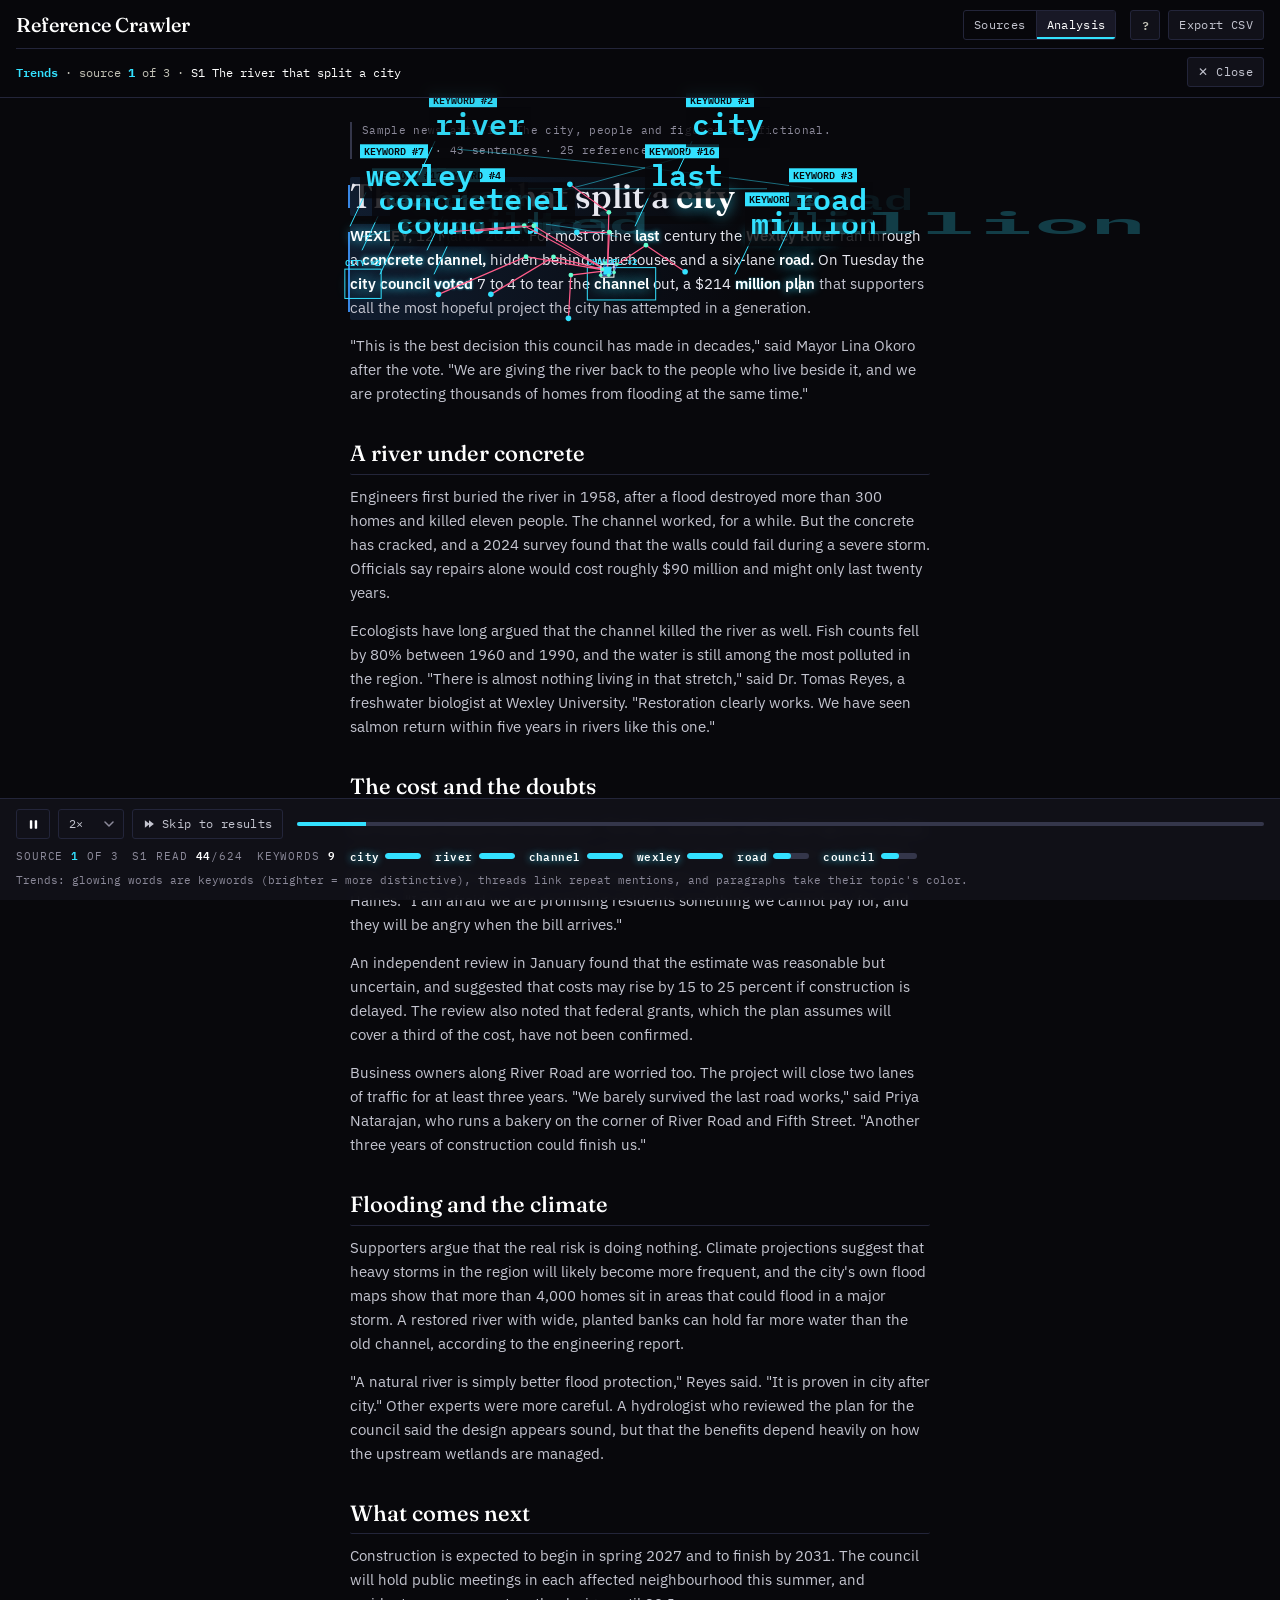
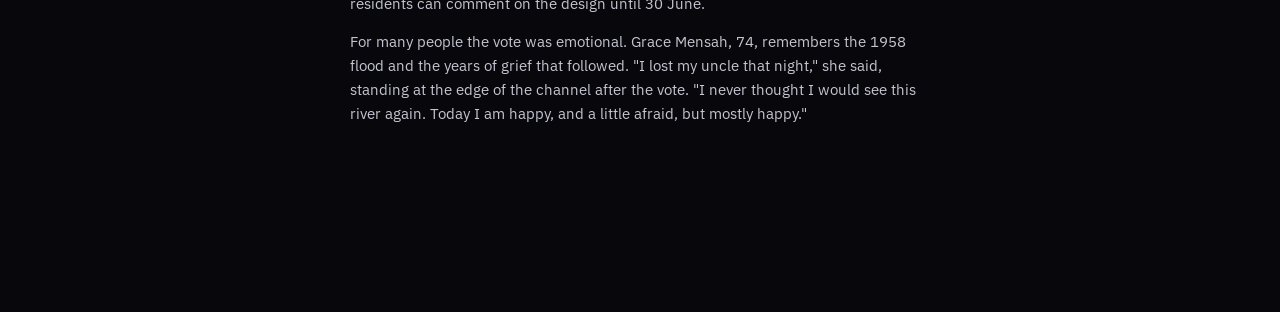
<file: index.html>
<!doctype html>
<html lang="en">
<head>
<meta charset="utf-8">
<meta name="viewport" content="width=device-width, initial-scale=1, viewport-fit=cover">
<title>Reference Crawler (preview)</title>
<meta name="description" content="Watch a crawler read any document or web page: references, trends, tone, plain-language insights and UX research synthesis, with summary charts and CSV export.">
<link rel="preconnect" href="https://fonts.googleapis.com">
<link rel="preconnect" href="https://fonts.gstatic.com" crossorigin>
<link rel="stylesheet" href="https://fonts.googleapis.com/css2?family=IBM+Plex+Sans:ital,wght@0,400;0,600;1,400&family=IBM+Plex+Mono:wght@400;600&family=Fraunces:opsz,wght@9..144,500&display=swap">
<link rel="stylesheet" href="styles.css">
</head>
<body>

<header class="bar">
  <div class="brand">Reference Crawler</div>
  <div class="ctl">
    <div class="seg" role="tablist" aria-label="Page">
      <button type="button" role="tab" data-view="sources" aria-selected="false">Sources</button>
      <button type="button" role="tab" data-view="analysis" aria-selected="true">Analysis</button>
    </div>
    <button type="button" id="helpBtn" class="help-btn" aria-label="What do the lenses do?" title="What do the lenses do?">?</button>
    <div class="menu">
      <button id="exportBtn" type="button" aria-haspopup="true" aria-expanded="false">Export CSV</button>
      <div class="menu-list" id="exportMenu" hidden>
        <button type="button" data-export="entities">entities.csv <span>every reference found</span></button>
        <button type="button" data-export="sentences">sentences.csv <span>one row per sentence</span></button>
        <button type="button" data-export="terms">terms.csv <span>needs a Trends crawl</span></button>
        <button type="button" data-export="insights">insights.csv <span>one row per finding and quote</span></button>
        <button type="button" data-export="uxr">uxr.csv <span>one row per finding and quote</span></button>
        <button type="button" data-export="zip">All as .zip</button>
      </div>
    </div>
  </div>
  <div class="crawl-bar" id="crawlBar" hidden>
    <span class="crawl-title" id="crawlTitle"></span>
    <button type="button" id="closeCrawl" title="Stop the crawl and go back to Analysis">✕ Close</button>
  </div>
</header>

<aside class="library" id="library" hidden aria-label="Your sources">
  <div class="lib-head">
    <h2>Sources</h2>
    <button type="button" id="addSource" class="primary">+ Add source</button>
  </div>
  <ol class="lib-list" id="libList"></ol>
  <p class="hint">Click a source to read it. Run lenses on the Analysis page.</p>
</aside>

<canvas id="fx" aria-hidden="true"></canvas>

<main id="docView">
  <div class="back-row" id="backRow" hidden><button type="button" id="backToAnalysis">← Back to Analysis</button></div>
  <div class="docmeta" id="docMeta"></div>
  <article id="doc"></article>
</main>

<aside class="wall" id="wall" hidden aria-label="Findings wall">
  <div class="wall-head"><span><span id="wallTitle">Theme wall</span> <span class="muted" id="wallSub"></span></span><button type="button" id="rerunAi" class="ghost">Run again</button></div>
  <div id="wallCards"></div>
</aside>

<section id="summaryView" class="summary" hidden></section>

<footer class="hud" id="hud">
  <div class="player">
    <button id="play" class="icon-btn" type="button" aria-label="Pause" title="Pause"></button>
    <select id="speed" aria-label="Reading speed">
      <option value="0.5">0.5×</option><option value="1">1×</option><option value="2" selected>2×</option>
      <option value="4">4×</option><option value="8">8×</option><option value="16">16×</option>
    </select>
    <button id="skip" class="skip-btn" type="button" title="Skip the rest of the crawl and see the results">Skip to results</button>
    <div class="prog" role="progressbar" aria-label="Crawl progress"><i id="progBar"></i></div>
  </div>
  <div class="row" id="hudStats"></div>
  <div class="row"><span class="last" id="hudLine">Loading…</span></div>
</footer>

<div class="sheet" id="sheet" hidden>
  <div class="card" role="dialog" aria-modal="true" aria-labelledby="sheetTitle">
    <div class="sheet-head">
      <h3 id="sheetTitle">Add a source</h3>
      <button type="button" id="closeSheet" class="ghost" aria-label="Close">Close</button>
    </div>
    <div class="src" id="inProject">
      <span class="lab">In this project</span>
      <ul class="proj-list" id="projList"></ul>
    </div>
    <form id="urlForm" class="src" novalidate>
      <label for="urlIn">Web address</label>
      <div class="inline">
        <input id="urlIn" type="url" name="url" inputmode="url" placeholder="https://en.wikipedia.org/wiki/Spider" autocomplete="url" autocapitalize="off" autocorrect="off" spellcheck="false">
        <button type="submit" class="primary">Load page</button>
      </div>
      <p class="hint" id="urlHint">Articles, papers, Wikipedia, blogs and PDFs at a link. Pages behind a login won't load; copy their text and paste it below.</p>
    </form>
    <div class="src">
      <label for="fileIn">File</label>
      <label class="drop" id="drop" for="fileIn">
        <input id="fileIn" type="file" multiple accept=".pdf,.docx,.xlsx,.xls,.ods,.csv,.tsv,.pptx,.odt,.odp,.epub,.rtf,.html,.htm,.md,.markdown,.txt,.json,text/*">
        <b>Drop files here</b> or click to choose them
        <span class="hint">PDF, Word, Excel, PowerPoint, EPUB, OpenDocument, HTML, Markdown, text, CSV, JSON, RTF</span>
      </label>
    </div>
    <form id="pasteForm" class="src">
      <label for="pasteIn">Paste text</label>
      <textarea id="pasteIn" placeholder="Paste an article, interview notes, a reference list… or a web address."></textarea>
      <div class="inline end"><button type="submit" class="primary">Add this text</button></div>
    </form>
    <div class="src">
      <span class="lab">Or replace everything with a sample project</span>
      <div class="inline">
        <button type="button" data-sample="river">River restoration (3 sources)</button>
        <button type="button" data-sample="references">Spider reference list</button>
      </div>
      <p class="hint">A sample replaces the current project.</p>
    </div>
    <label class="check"><input type="checkbox" id="replaceProject"> Start a new project with this source (removes the current sources and Claude results)</label>
    <p class="error" id="sheetError" role="alert" hidden></p>
  </div>
</div>

<div class="sheet" id="aiSheet" hidden>
  <div class="card" role="dialog" aria-modal="true" aria-labelledby="aiTitle">
    <h3 id="aiTitle">Find insights with Claude</h3>
    <p class="hint" id="aiWhat"></p>
    <p class="hint" id="aiInfo"></p>
    <ul class="theme-srcs" id="aiSources"></ul>
    <p class="hint">To leave a source out, close this and remove it with the × on its chip above the document.</p>
    <div class="src">
      <label for="aiQuestion" id="aiQLabel">What are you reading this for? (optional)</label>
      <textarea id="aiQuestion" class="short"></textarea>
    </div>
    <p class="hint">Every quote Claude returns is checked against your text; quotes that don't appear word for word are removed.</p>
    <p class="hint" id="aiStale" hidden>You have results from an earlier run that don't cover every source. <button type="button" id="aiShowOld" class="ghost inline-btn">Show the earlier results</button></p>
    <p class="error" id="aiError" role="alert" hidden></p>
    <div class="inline end">
      <button type="button" id="aiCancel">Cancel</button>
      <button type="button" id="aiRun" class="primary">Run with Claude</button>
    </div>
  </div>
</div>

<div class="sheet" id="helpSheet" hidden>
  <div class="card wide-card" role="dialog" aria-modal="true" aria-labelledby="helpTitle">
    <div class="sheet-head">
      <h3 id="helpTitle">What do the lenses do?</h3>
      <button type="button" id="closeHelp" class="ghost">Close</button>
    </div>
    <p class="hint">Each lens reads your sources with a different question in mind and adds its own section to the Analysis page. Run as many as you like; nothing is lost when you switch.</p>
    <div class="lens-compare" id="lensCompare"></div>
    <div class="lens-guide" id="lensGuide"></div>
    <p class="hint">Every quote from Claude is checked against your text, and any that don't appear word for word are removed. Click a quote on the Analysis page to jump to it in the document.</p>
  </div>
</div>

<div class="busy" id="busy" hidden><div><span class="spin" aria-hidden="true"></span><span id="busyText">Loading…</span></div></div>
<div class="toast" id="toast" role="status" hidden></div>
<div class="tip" id="tip" hidden></div>

<script type="module" src="src/app.js"></script>
</body>
</html>
</file>
<file: styles.css>
/* Layout: one reading column with a fixed canvas overlay where the crawler walks; a control
   bar on top, a read-out bar at the bottom, and a summary view of chart panels.
   One deliberate dark look (a terminal-lit document), so there is no light theme. */
:root {
  color-scheme: dark;
  --bg: #08080c;
  --panel: #111119;
  --panel-2: #181826;
  --line: #23253a;
  --ink: #c4c5d0;
  --ink-hi: #ffffff;
  --ink-2: #c3c2b7;
  --ink-dim: #8c8a9a;
  --ink-faint: #34364a;
  --link: #8487ee;
  --magenta: #ff3fd8;
  --cyan: #33e1ff;
  --amber: #ffb547;
  --danger: #ff6b5e;
  --f-display: "Fraunces", Georgia, "Times New Roman", serif;
  --f-body: "IBM Plex Sans", "Helvetica Neue", Arial, sans-serif;
  --f-mono: "IBM Plex Mono", ui-monospace, Menlo, Consolas, monospace;
}
[hidden] { display: none !important; }
html, body { background: var(--bg); color: var(--ink); }
body { margin: 0; font: 15px/1.6 var(--f-body); -webkit-font-smoothing: antialiased; }
* { box-sizing: border-box; }

/* ---------- bar ---------- */
.bar {
  position: fixed; inset: 0 0 auto 0; z-index: 20;
  padding: calc(env(safe-area-inset-top, 0px) + 10px) 16px 10px;
  display: flex; flex-wrap: wrap; align-items: center; gap: 8px 14px;
  background: color-mix(in srgb, var(--bg) 90%, transparent);
  backdrop-filter: blur(6px);
  border-bottom: 1px solid var(--line);
}
.brand { font: 500 20px/1 var(--f-display); color: var(--ink-hi); margin-right: auto; white-space: nowrap; }
.ctl { display: flex; gap: 8px; align-items: center; flex-wrap: wrap; }
button, select, input, textarea { font: inherit; color: inherit; }
button, select {
  font: 12px/1 var(--f-mono); letter-spacing: .03em; color: var(--ink);
  background: var(--panel); border: 1px solid var(--line); border-radius: 3px;
  padding: 8px 10px; cursor: pointer;
}
button:hover, select:hover { border-color: var(--ink-dim); color: var(--ink-hi); }
button:focus-visible, select:focus-visible, input:focus-visible, textarea:focus-visible, li:focus-visible, .drop:focus-within { outline: 2px solid var(--cyan); outline-offset: 2px; }
button.primary { border-color: var(--magenta); color: var(--ink-hi); }
button.ghost { background: transparent; border-color: transparent; }
button:disabled { opacity: .45; cursor: not-allowed; }
.seg { display: inline-flex; border: 1px solid var(--line); border-radius: 3px; overflow: hidden; }
.seg button { border: 0; border-radius: 0; background: transparent; }
.seg button + button { border-left: 1px solid var(--line); }
.seg button[aria-checked="true"], .seg button[aria-selected="true"] { background: var(--panel-2); color: var(--ink-hi); box-shadow: inset 0 -2px 0 var(--accent, var(--magenta)); }
.seg button[data-lens="trends"] { --accent: var(--cyan); }
.seg button[data-lens="tone"] { --accent: #ff3fd8; }
.seg button[data-lens="references"] { --accent: #ffd84d; }
.menu { position: relative; }
.menu-list {
  position: absolute; right: 0; top: calc(100% + 6px); z-index: 30; min-width: 240px;
  background: var(--panel); border: 1px solid var(--line); border-radius: 4px; padding: 4px;
  display: grid; box-shadow: 0 10px 30px rgba(0,0,0,.5);
}
.menu-list button { border: 0; text-align: left; display: grid; gap: 3px; padding: 9px 10px; background: transparent; }
.menu-list button:hover { background: var(--panel-2); }
.menu-list button span { font: 11px/1.3 var(--f-body); color: var(--ink-dim); letter-spacing: 0; }

/* ---------- document ---------- */
main { max-width: 68ch; margin: 0 auto; padding: calc(var(--head-h, 150px) + 24px) 16px calc(var(--hud-h, 120px) + 70px); }
.docmeta { font: 11px/1.6 var(--f-mono); color: var(--ink-dim); letter-spacing: .03em; border-left: 2px solid var(--ink-faint); padding-left: 10px; display: grid; gap: 2px; overflow-wrap: anywhere; }
.docmeta a { color: var(--link); }
.docmeta .warn { color: var(--amber); }
#doc { overflow-wrap: break-word; }
#doc h1 { font: 500 34px/1.15 var(--f-display); color: var(--ink-hi); margin: 18px 0 8px; text-wrap: balance; }
#doc h2 { font: 500 22px/1.25 var(--f-display); color: var(--ink-hi); margin: 34px 0 10px; border-bottom: 1px solid var(--line); padding-bottom: 6px; text-wrap: balance; }
#doc h3 { font: 600 16px/1.3 var(--f-body); color: var(--ink-hi); margin: 24px 0 8px; }
#doc p, #doc blockquote, #doc pre { margin: 0 0 14px; }
#doc blockquote { border-left: 2px solid var(--ink-faint); padding-left: 14px; color: var(--ink-2); }
#doc pre { white-space: pre-wrap; font: 13px/1.5 var(--f-mono); }
#doc ol, #doc ul { padding-left: 2.2em; margin: 0 0 14px; font-size: 14px; line-height: 1.75; }
#doc ul.rows { list-style: none; padding-left: 0; font: 13px/1.7 var(--f-mono); }
#doc ul.rows li { border-bottom: 1px solid var(--line); padding: 2px 0; }
#doc li { margin-bottom: 4px; }
#doc li::marker { color: var(--ink-dim); font-family: var(--f-mono); font-size: 12px; }
#doc [data-block] { transition: background .6s, box-shadow .6s; border-radius: 2px; }
#doc .tp { background: linear-gradient(90deg, color-mix(in srgb, var(--tc) 16%, transparent), transparent 70%); box-shadow: -10px 0 0 -8px var(--tc); }

.w { transition: color .6s; }
.w.read { color: #e8e8f0; }
.lnk { color: var(--link); }
.e { color: var(--link); border-radius: 2px; transition: background .4s, color .4s, box-shadow .4s; }
.e.hit { color: var(--c); box-shadow: 0 0 0 1px var(--c); background: color-mix(in srgb, var(--c) 14%, transparent); }
.rh { background: color-mix(in srgb, var(--c) 13%, transparent); box-shadow: inset 0 -1px 0 var(--c); }
.rh.t-date, .rh.t-pages, .rh.t-author { background: transparent; box-shadow: inset 0 -1px 0 var(--c); }
.rh.t-quote, .rh.t-title { font-style: italic; }
.quiet.e.hit { background: transparent; box-shadow: inset 0 -1px 0 color-mix(in srgb, var(--c) 70%, transparent); }
.quiet.rh { background: transparent; box-shadow: inset 0 -1px 0 color-mix(in srgb, var(--c) 45%, transparent); font-style: inherit; }
.kw { color: var(--ink-hi) !important; font-weight: 600; text-shadow: 0 0 calc(var(--k, .5) * 14px) rgba(51,225,255,.9); }
.hedge { opacity: .55; font-style: italic; }
.boost { color: var(--ink-hi) !important; font-weight: 600; text-decoration: underline 2px #ff3fd8; text-underline-offset: 3px; }
.flash { animation: flash 1.6s ease-out 1; }
@keyframes flash { 0%, 30% { outline: 2px solid var(--magenta); outline-offset: 3px; } 100% { outline: 2px solid transparent; outline-offset: 3px; } }
.t-doi { --c: #33e1ff; } .t-isbn { --c: #4f7dff; } .t-pmid { --c: #46f08a; } .t-bibcode { --c: #b07cff; }
.t-url, .t-email { --c: #8487ee; } .t-cite { --c: #62ffd0; } .t-title, .t-quote { --c: #ff3fd8; }
.t-author { --c: #ffb547; } .t-date { --c: #ff6b5e; } .t-figure { --c: #ffd84d; } .t-pages { --c: #9aa0b4; }

#fx { position: fixed; inset: 0; width: 100%; height: 100%; pointer-events: none; z-index: 10; }

/* ---------- hud ---------- */
.hud {
  position: fixed; inset: auto 0 0 0; z-index: 20;
  padding: 10px 16px calc(env(safe-area-inset-bottom, 0px) + 12px);
  background: color-mix(in srgb, var(--panel) 94%, transparent);
  backdrop-filter: blur(6px); border-top: 1px solid var(--line);
  font: 11px/1.4 var(--f-mono); display: grid; gap: 8px;
}
.player { display: flex; align-items: center; gap: 8px; }
.player .prog { flex: 1 1 auto; min-width: 60px; margin-left: 6px; }
.prog { height: 4px; border-radius: 2px; background: var(--ink-faint); position: relative; overflow: hidden; }
.prog i { position: absolute; inset: 0 auto 0 0; width: 0; background: var(--accent, var(--magenta)); }
.row { display: flex; flex-wrap: wrap; gap: 6px 14px; align-items: center; min-width: 0; }
.stat { color: var(--ink-dim); text-transform: uppercase; letter-spacing: .08em; font-variant-numeric: tabular-nums; }
.stat b { color: var(--ink-hi); font-weight: 600; }
.hchip { display: inline-flex; gap: 6px; align-items: baseline; color: var(--ink-2); letter-spacing: .04em; font-variant-numeric: tabular-nums; }
.hchip::before { content: ""; width: 7px; height: 7px; background: var(--c, var(--cyan)); align-self: center; border-radius: 1px; }
.hchip b { color: var(--ink-hi); font-weight: 600; }
.last { color: var(--ink-dim); min-width: 0; flex: 1 1 200px; }
.last b { color: var(--ink-hi); font-weight: 600; }
#moodSpark { display: block; }

/* ---------- summary ---------- */
.summary { max-width: 1160px; margin: 0 auto; padding: calc(var(--head-h, 150px) + 24px) 16px 190px; }
.sum-head .eyebrow { font: 11px/1.4 var(--f-mono); color: var(--ink-dim); letter-spacing: .08em; text-transform: uppercase; overflow-wrap: anywhere; }
.sum-head h2 { font: 500 32px/1.15 var(--f-display); color: var(--ink-hi); margin: 8px 0; text-wrap: balance; }
.sum-head .sub { max-width: 70ch; }
.sub { color: var(--ink-dim); margin: 0 0 12px; font-size: 13px; }
.tiles { display: grid; grid-template-columns: repeat(auto-fit, minmax(150px, 1fr)); gap: 10px; margin: 22px 0; }
.tile { background: var(--panel); border: 1px solid var(--line); border-radius: 4px; padding: 12px 14px; min-width: 0; }
.tile .label { font-size: 12px; color: var(--ink-dim); }
.tile .value { font: 600 24px/1.2 var(--f-body); color: var(--ink-hi); margin-top: 4px; overflow-wrap: anywhere; }
.tile .note { font: 11px/1.3 var(--f-mono); color: var(--ink-dim); margin-top: 4px; }
.panels { display: grid; align-items: start; grid-template-columns: repeat(auto-fit, minmax(min(100%, 440px), 1fr)); gap: 14px; }
.panel { background: var(--panel); border: 1px solid var(--line); border-radius: 4px; padding: 16px; min-width: 0; }
.panel.wide { grid-column: 1 / -1; }
.panel h3 { margin: 0 0 4px; font: 600 15px/1.3 var(--f-body); color: var(--ink-hi); }
.chart { min-width: 0; overflow-x: auto; }
.chart svg { display: block; overflow: visible; }
.t-label { fill: var(--ink-2); font: 12px var(--f-body); }
.t-value { fill: var(--ink-hi); font: 600 12px var(--f-body); font-variant-numeric: tabular-nums; }
.t-axis { fill: var(--ink-dim); font: 11px var(--f-body); font-variant-numeric: tabular-nums; }
.legend { display: flex; flex-wrap: wrap; gap: 6px 16px; margin-top: 10px; font-size: 12px; color: var(--ink-2); }
.legend i, i.sw { display: inline-block; width: 10px; height: 10px; border-radius: 2px; margin-right: 6px; vertical-align: -1px; }
.multiples { display: grid; grid-template-columns: repeat(auto-fill, minmax(220px, 1fr)); gap: 14px 18px; }
.mult { min-width: 0; }
.mlabel { font-size: 12px; color: var(--ink-2); margin-bottom: 4px; }
.mlabel b { color: var(--ink-hi); }
.muted { color: var(--ink-dim); }
.empty { color: var(--ink-dim); font-size: 13px; margin: 6px 0; }
.chips { margin: 12px 0 0; display: flex; flex-wrap: wrap; gap: 6px; align-items: center; font-size: 12px; }
.chip { border: 1px solid var(--line); border-radius: 3px; padding: 2px 7px; color: var(--ink-2); }
.chip b { color: var(--ink-hi); }
.claims, .quotes { list-style: none; padding: 0; margin: 0; display: grid; gap: 8px; }
.claims li, .quotes li { padding: 8px 10px; border-radius: 3px; background: var(--panel-2); cursor: pointer; font-size: 13.5px; line-height: 1.5; }
.claims li:hover, .quotes li:hover { background: #20202f; }
.quotes q { color: var(--ink-hi); font-style: italic; }
.quotes .by { margin-top: 4px; font-size: 12px; color: var(--ink-2); display: flex; gap: 10px; flex-wrap: wrap; }
.tone { font: 11px var(--f-mono); padding: 1px 6px; border-radius: 3px; border: 1px solid var(--line); }
.tone.p { border-color: #3987e5; } .tone.n { border-color: #e66767; }
.tbar { display: flex; gap: 8px; align-items: center; margin-bottom: 8px; font-size: 12px; }
.twrap { max-height: 360px; overflow: auto; border: 1px solid var(--line); border-radius: 3px; }
table { border-collapse: collapse; width: 100%; font-size: 12.5px; }
th, td { text-align: left; padding: 6px 10px; border-bottom: 1px solid var(--line); vertical-align: top; overflow-wrap: anywhere; }
th { position: sticky; top: 0; background: var(--panel-2); color: var(--ink-dim); font-weight: 600; font-size: 11px; text-transform: uppercase; letter-spacing: .06em; }
td:first-child { white-space: nowrap; color: var(--ink-dim); }
tbody tr { cursor: pointer; }
tbody tr:hover { background: var(--panel-2); }
.tip {
  position: fixed; z-index: 40; pointer-events: none; max-width: 320px;
  background: #1d1d2b; border: 1px solid #34364a; border-radius: 4px; padding: 8px 10px;
  font-size: 12px; line-height: 1.45; color: var(--ink-2); box-shadow: 0 8px 24px rgba(0,0,0,.5);
}
.tip b { color: var(--ink-hi); }

/* ---------- open sheet ---------- */
.sheet { position: fixed; inset: 0; z-index: 35; display: grid; place-items: center; padding: 16px; background: rgba(8,8,12,.82); overflow-y: auto; }
.sheet .card { width: min(640px, 100%); background: var(--panel); border: 1px solid var(--line); border-radius: 4px; padding: 18px; display: grid; gap: 16px; }
.sheet-head { display: flex; align-items: center; justify-content: space-between; gap: 10px; }
.sheet h3 { margin: 0; font: 500 21px/1.2 var(--f-display); color: var(--ink-hi); }
.src { display: grid; gap: 6px; margin: 0; }
.src > label, .src .lab { font: 11px/1 var(--f-mono); color: var(--ink-dim); letter-spacing: .08em; text-transform: uppercase; }
.inline { display: flex; gap: 8px; flex-wrap: wrap; }
.inline.end { justify-content: flex-end; }
.inline input { flex: 1 1 220px; min-width: 0; }
input[type="text"], input[type="url"], textarea {
  background: var(--bg); color: var(--ink); border: 1px solid var(--line); border-radius: 3px; padding: 9px 10px; font: 13px/1.4 var(--f-mono);
}
textarea { width: 100%; min-height: 120px; resize: vertical; }
.hint { color: var(--ink-dim); font-size: 12px; margin: 0; }
.drop { display: grid; gap: 4px; justify-items: center; text-align: center; padding: 18px; border: 1px dashed var(--ink-faint); border-radius: 4px; cursor: pointer; color: var(--ink-2); font-size: 13px; }
.drop:hover, .drop.over { border-color: var(--cyan); color: var(--ink-hi); }
.drop input { position: absolute; opacity: 0; width: 1px; height: 1px; pointer-events: none; }
.error { margin: 0; color: var(--danger); font-size: 13px; border-left: 2px solid var(--danger); padding-left: 10px; }
.busy { position: fixed; inset: 0; z-index: 36; display: grid; place-items: center; background: rgba(8,8,12,.7); }
.busy > div { display: flex; gap: 10px; align-items: center; background: var(--panel); border: 1px solid var(--line); border-radius: 4px; padding: 14px 18px; font: 13px var(--f-mono); color: var(--ink-hi); }
.spin { width: 14px; height: 14px; border: 2px solid var(--ink-faint); border-top-color: var(--cyan); border-radius: 50%; animation: spin .8s linear infinite; }
@keyframes spin { to { transform: rotate(360deg); } }
.toast { position: fixed; left: 50%; bottom: calc(var(--hud-h, 100px) + 16px); transform: translateX(-50%); z-index: 34; background: var(--panel-2); border: 1px solid var(--line); border-radius: 4px; padding: 9px 14px; font: 12px var(--f-mono); color: var(--ink-hi); max-width: calc(100% - 32px); }

/* The player and lens picker belong to the Document view; the Summary has its own run buttons. */
/* The player dock belongs to the crawl; Sources and Analysis don't need it. */
body:not(.mode-crawl) .hud { display: none; }
body.mode-analysis .summary { padding-bottom: 60px; }
body:not(.mode-crawl) .toast { bottom: 24px; }
@media (max-width: 700px) {
  .brand { font-size: 18px; }
}
@media (prefers-reduced-motion: reduce) {
  .w, .e, #doc [data-block] { transition: none; }
  .flash, .spin { animation: none; }
}

/* ---------- projects: source bar ---------- */
.source-bar { flex: 1 1 100%; display: flex; align-items: center; gap: 10px; min-width: 0; border-top: 1px solid var(--line); padding-top: 8px; }
.src-label { flex: none; font: 11px/1 var(--f-mono); color: var(--ink-dim); text-transform: uppercase; letter-spacing: .08em; }
.src-scroll { display: flex; gap: 6px; overflow-x: auto; min-width: 0; flex: 1 1 auto; scrollbar-width: thin; padding-bottom: 2px; }
.src-scroll > * { flex: none; }
.src-chip { display: inline-flex; align-items: stretch; border: 1px solid var(--line); border-radius: 3px; background: var(--panel); max-width: 280px; min-width: 0; }
.src-chip.on { border-color: var(--accent, var(--magenta)); }
.src-chip button { border: 0; background: transparent; border-radius: 0; font: 12px/1.2 var(--f-mono); padding: 7px 9px; }
.src-chip .pick { color: var(--ink-2); white-space: nowrap; overflow: hidden; text-overflow: ellipsis; min-width: 0; }
.src-chip.on .pick { color: var(--ink-hi); }
.src-chip .pick b { color: var(--ink-hi); margin-right: 4px; }
.src-chip .rm { color: var(--ink-dim); border-left: 1px solid var(--line); padding: 7px 8px; }
.src-chip .rm:hover { color: var(--danger); }
.ld { display: inline-block; width: 6px; height: 6px; border-radius: 50%; margin-left: 3px; vertical-align: 1px; }
.ld.references { background: #ffd84d; } .ld.trends { background: #33e1ff; } .ld.tone { background: #ff3fd8; }
.src-add { font: 12px/1.2 var(--f-mono); white-space: nowrap; }
label.check { display: flex; gap: 8px; align-items: flex-start; font-size: 12.5px; color: var(--ink-dim); cursor: pointer; }
label.check input { margin-top: 2px; }
textarea.short { min-height: 70px; }
.inline-btn { padding: 2px 4px; text-decoration: underline; color: var(--ink-hi); }

/* ---------- theme wall ---------- */
.wall {
  position: fixed; z-index: 15; right: 16px; top: calc(var(--head-h, 120px) + 12px); bottom: calc(var(--hud-h, 96px) + 12px); width: 270px;
  overflow-y: auto; display: grid; align-content: start; gap: 8px; padding: 2px;
}
.wall-head { display: flex; justify-content: space-between; align-items: center; gap: 6px; font: 11px/1.3 var(--f-mono); color: var(--ink-2); text-transform: uppercase; letter-spacing: .06em; }
.wall-head button { font-size: 11px; padding: 4px 6px; text-transform: none; letter-spacing: 0; }
#wallCards { display: grid; gap: 8px; }
.wcard { background: var(--panel); border: 1px solid var(--line); border-radius: 4px; padding: 9px 10px; cursor: pointer; box-shadow: inset 3px 0 0 var(--tc); transition: border-color .3s, transform .3s; }
.wcard .wt { font-size: 12.5px; line-height: 1.35; color: var(--ink-hi); }
.wcard .num { font: 600 11px var(--f-mono); color: var(--tc); margin-right: 6px; }
.wcard .wn { font: 11px var(--f-mono); color: var(--ink-dim); margin-top: 4px; }
.wcard .wn b { color: var(--ink-hi); }
.wcard.pulse { animation: pulse .9s ease-out 1; }
@keyframes pulse { 0% { border-color: var(--tc); transform: translateX(-4px); } 100% { border-color: var(--line); transform: none; } }
@media (max-width: 1180px) { .wall { display: none; } }

/* ---------- summary: sections and themes ---------- */
.sec-head { margin: 34px 0 12px; border-top: 1px solid var(--line); padding-top: 20px; }
.sec-head h2 { font: 500 24px/1.2 var(--f-display); color: var(--ink-hi); margin: 0 0 4px; text-wrap: balance; }
.sec-head .sub { max-width: 80ch; }
.overview { font-size: 15px; line-height: 1.6; color: var(--ink-hi); max-width: 75ch; margin: 0; }
.theme-cards { display: grid; grid-template-columns: repeat(auto-fill, minmax(min(100%, 340px), 1fr)); gap: 12px; align-items: start; }
.theme-card { background: var(--panel-2); border-radius: 4px; padding: 14px; min-width: 0; }
.theme-card header { display: flex; gap: 8px; align-items: baseline; }
.theme-card header .sw { flex: none; }
.theme-card .num { font: 600 12px var(--f-mono); color: var(--ink-dim); }
.theme-card h4 { margin: 0; font: 600 15px/1.35 var(--f-body); color: var(--ink-hi); text-wrap: balance; }
.theme-card .chips { margin: 8px 0; }
.chip.tension { border-color: #e66767; color: var(--ink-hi); }
.tsum { margin: 0 0 10px; font-size: 13.5px; color: var(--ink-2); }
.evidence { list-style: none; padding: 0; margin: 0; display: grid; gap: 6px; }
.evidence li { font-size: 13px; line-height: 1.45; padding: 6px 8px; border-radius: 3px; cursor: pointer; background: rgba(255,255,255,.03); }
.evidence li:hover { background: rgba(255,255,255,.07); }
.evidence q { color: var(--ink-hi); font-style: italic; }
.evidence .src { font: 11px var(--f-mono); color: var(--ink-dim); white-space: nowrap; }
.stance { font: 600 10px var(--f-mono); text-transform: uppercase; letter-spacing: .06em; margin-right: 6px; padding: 1px 5px; border-radius: 2px; border: 1px solid var(--line); }
.stance.supports { border-color: #3987e5; } .stance.contradicts { border-color: #e66767; }
.t-dark { fill: #0b0b0b; font: 600 12px var(--f-body); }
td.num { font-variant-numeric: tabular-nums; text-align: right; }
.hint.warn { color: var(--amber); }
.hint a { color: var(--ink-hi); }
.theme-srcs { margin: 0; padding-left: 0; list-style: none; display: grid; gap: 4px; font-size: 13px; color: var(--ink-hi); max-height: 160px; overflow-y: auto; }
.theme-srcs b { font: 600 11px var(--f-mono); color: var(--ink-dim); margin-right: 6px; }
.proj-list { list-style: none; margin: 0; padding: 0; display: grid; gap: 4px; max-height: 200px; overflow-y: auto; }
.proj-list li { display: flex; justify-content: space-between; align-items: center; gap: 10px; font-size: 13px; color: var(--ink-hi); padding: 4px 0 4px 8px; border-bottom: 1px solid var(--line); min-width: 0; }
.proj-list li > span { min-width: 0; overflow-wrap: anywhere; }
.proj-list li.muted { color: var(--ink-dim); border: 0; font-size: 12px; }
.proj-list b { font: 600 11px var(--f-mono); color: var(--ink-dim); margin-right: 6px; }
.proj-list button { flex: none; font-size: 11px; padding: 5px 8px; color: var(--ink-dim); }
.proj-list button:hover { color: var(--danger); }

/* iOS zooms into any text field under 16px when it gets focus. Keep fields at 16px. */
input[type="text"], input[type="url"], textarea { font-size: 16px; }
@media (max-width: 700px) and (pointer: coarse) { select { font-size: 16px; } }
.source-bar .src-add { flex: none; }
@media (max-width: 700px) {
  .src-chip { max-width: 190px; }
  .src-label { display: none; }
}
tbody tr.on td { color: var(--ink-hi); background: rgba(255,255,255,.04); }
/* numbers and headers never split mid-word; wide tables scroll inside their box */
th, td.num { overflow-wrap: normal; white-space: nowrap; }
.twrap table { min-width: 520px; }

/* ---------- Insights, UXR and Ask ---------- */
.chip .dot { display: inline-block; width: 7px; height: 7px; border-radius: 1px; margin-right: 5px; vertical-align: 0; }
.plain-list { list-style: none; margin: 0; padding: 0; display: grid; gap: 8px; }
.plain-list li { background: var(--panel-2); border-radius: 3px; padding: 9px 11px; font-size: 13.5px; line-height: 1.5; color: var(--ink-2); }
.plain-list li b { color: var(--ink-hi); font-weight: 600; display: block; }
.claims-cards { margin-top: 14px; }
.cta { margin-top: 12px; }
.ask-form { display: grid; gap: 6px; margin-bottom: 6px; }
.ask-form .hint { display: flex; gap: 8px; align-items: center; margin: 0; }
.answer { border-top: 1px solid var(--line); padding-top: 14px; margin-top: 14px; display: grid; gap: 10px; }
.answer h4 { margin: 0; font: 600 15px/1.35 var(--f-body); color: var(--ink-hi); }
.answer .hint { margin: 0; }
.apoint { background: var(--panel-2); border-radius: 4px; padding: 10px 12px; }
.apoint p { margin: 0 0 8px; font-size: 13.5px; color: var(--ink-hi); }

/* ---------- lens guide ---------- */
.help-btn { width: 30px; height: 30px; padding: 0; font: 600 12px/1 var(--f-mono); color: var(--ink-2); margin-left: 6px; }
.help-btn:hover { color: var(--ink-hi); }
.sheet .card.wide-card { width: min(980px, 100%); }
.lens-compare { display: grid; grid-template-columns: repeat(2, minmax(0, 1fr)); gap: 10px; }
.lens-compare > div { background: var(--panel-2); border-radius: 4px; padding: 10px 12px; font-size: 13px; color: var(--ink-2); line-height: 1.5; }
.lens-compare b { color: var(--ink-hi); display: block; margin-bottom: 2px; }
.lens-guide { display: grid; grid-template-columns: repeat(auto-fill, minmax(min(100%, 280px), 1fr)); gap: 10px; }
.lens-card { background: var(--panel-2); border-radius: 4px; padding: 12px 14px; box-shadow: inset 0 3px 0 var(--lc); display: grid; gap: 8px; align-content: start; }
.lens-card header { display: flex; justify-content: space-between; align-items: baseline; gap: 8px; }
.lens-card h4 { margin: 0; font: 600 16px var(--f-body); color: var(--ink-hi); }
.lens-card .tag { font: 11px var(--f-mono); color: var(--ink-dim); white-space: nowrap; }
.lens-card .q { margin: 0; font: 500 15px/1.35 var(--f-display); color: var(--ink-hi); }
.lens-card ul { margin: 0; padding-left: 18px; font-size: 13px; line-height: 1.5; color: var(--ink-2); }
.lens-card dl { margin: 0; display: grid; grid-template-columns: auto 1fr; gap: 3px 10px; font-size: 12.5px; }
.lens-card dt { color: var(--ink-dim); }
.lens-card dd { margin: 0; color: var(--ink-2); }
.lens-card .limit { margin: 0; font-size: 12px; color: var(--ink-dim); font-style: italic; }
.lens-card .try { justify-self: start; font-size: 12px; }
.sec-head .what { margin: 2px 0 6px; font-size: 14px; color: var(--ink-hi); max-width: 80ch; }
.sec-head .what span { color: var(--ink-dim); font: 11px var(--f-mono); margin-left: 8px; }
@media (max-width: 700px) { .lens-compare { grid-template-columns: 1fr; } }

/* ---------- summary scope picker ---------- */
.sum-nav { position: sticky; top: calc(var(--head-h, 0px) + 6px); z-index: 5; margin: 18px 0 0; padding: 10px 12px; background: var(--panel); border: 1px solid var(--line); border-radius: 4px; display: grid; gap: 8px; }
.scope { display: flex; flex-wrap: wrap; gap: 6px; align-items: center; }
.scope-label { font: 11px var(--f-mono); color: var(--ink-dim); text-transform: uppercase; letter-spacing: .08em; margin-right: 4px; }
.scope-chip { font: 12px/1.2 var(--f-mono); padding: 6px 9px; color: var(--ink-2); max-width: 260px; white-space: nowrap; overflow: hidden; text-overflow: ellipsis; }
.scope-chip b { color: var(--ink-hi); margin-right: 4px; }
.scope-chip.on { border-color: var(--accent, var(--magenta)); color: var(--ink-hi); background: var(--panel-2); }
.scope-hint { font-size: 12px; color: var(--ink-dim); margin-left: 4px; }
@media (max-width: 700px) { .sum-nav { position: static; } .scope-chip { max-width: 170px; } .scope-hint { flex-basis: 100%; margin: 2px 0 0; } }

/* skimming while Claude reads: the sentence being read, and sentences tagged as likely to matter */
.w.skim, .e.skim { background: color-mix(in srgb, var(--accent, #46f08a) 14%, transparent); transition: background .25s; }
.w.noted, .e.noted { background: color-mix(in srgb, var(--accent, #46f08a) 8%, transparent); }
.w.skim, .e.skim { background: color-mix(in srgb, var(--accent, #46f08a) 18%, transparent); }

/* ---------- live Claude run in the Summary ---------- */
.live-top { display: flex; align-items: center; gap: 10px; margin-bottom: 12px; }
.live-clock { font: 600 15px var(--f-mono); color: var(--ink-hi); font-variant-numeric: tabular-nums; margin-right: auto; }
.live-stages { list-style: none; margin: 0 0 16px; padding: 0; display: grid; gap: 8px; }
.stage { display: flex; gap: 10px; align-items: flex-start; font-size: 13.5px; color: var(--ink-dim); }
.stage b { font-weight: 600; }
.stage span { font: 12px var(--f-mono); color: var(--ink-dim); }
.stage .mark { flex: none; width: 14px; height: 14px; margin-top: 2px; border-radius: 50%; border: 2px solid var(--ink-faint); }
.stage.active { color: var(--ink-hi); }
.stage.active .mark { border-color: var(--ink-faint); border-top-color: #46f08a; animation: spin .8s linear infinite; }
.stage.done { color: var(--ink-2); }
.stage.done .mark { border-color: #46f08a; background: #46f08a; box-shadow: inset 0 0 0 2px var(--panel); }
.stage > div { flex: 1; min-width: 0; }
.live-bar { height: 4px; background: var(--panel-2); border-radius: 2px; margin-top: 6px; overflow: hidden; max-width: 420px; }
.live-bar i { display: block; height: 100%; background: #46f08a; transition: width .4s; }
.live-preview { display: grid; gap: 14px; border-top: 1px solid var(--line); padding-top: 14px; }
.lp h4 { margin: 0 0 6px; font: 600 13px var(--f-body); color: var(--ink-hi); }
.lp h4 span { font: 11px var(--f-mono); color: var(--ink-dim); margin-left: 6px; }
.lp p { margin: 0; font-size: 14px; line-height: 1.55; color: var(--ink-hi); max-width: 80ch; }
.lp ul { margin: 0; padding-left: 18px; display: grid; gap: 5px; font-size: 13px; line-height: 1.45; color: var(--ink-2); }
.lp li b { color: var(--ink-hi); font-weight: 600; }
.lp q { color: var(--ink-dim); font-style: italic; }
.lp .chip { font-style: normal; font-size: 11px; padding: 0 5px; margin-left: 4px; }
.lp.writing > p::after, .lp.writing li:last-child::after { content: "▍"; color: #46f08a; animation: blink 1s steps(2) infinite; margin-left: 2px; }
.lp.pending h4 { color: var(--ink-dim); }
.shimmer { height: 10px; border-radius: 3px; margin: 6px 0; max-width: 520px; background: linear-gradient(90deg, var(--panel-2) 0%, #262638 50%, var(--panel-2) 100%); background-size: 200% 100%; animation: shimmer 1.4s linear infinite; }
.shimmer.short { max-width: 300px; }
@keyframes shimmer { from { background-position: 200% 0; } to { background-position: -200% 0; } }
@keyframes blink { 50% { opacity: 0; } }
@media (prefers-reduced-motion: reduce) { .shimmer, .stage.active .mark, .lp.writing > p::after, .lp.writing li:last-child::after { animation: none; } }

/* play / pause / replay as icons */
.icon-btn { display: inline-flex; align-items: center; justify-content: center; width: 34px; height: 30px; padding: 0; color: var(--ink-hi); }
.icon-btn svg { display: block; width: 13px; height: 13px; }

/* speed menu: same height and type as the buttons, with its own caret */
#speed {
  -webkit-appearance: none; appearance: none; height: 30px; padding: 0 24px 0 10px;
  background: var(--panel) url("data:image/svg+xml,%3Csvg xmlns='http://www.w3.org/2000/svg' width='10' height='6' viewBox='0 0 10 6'%3E%3Cpath d='M1 1l4 4 4-4' fill='none' stroke='%238c8a9a' stroke-width='1.5' stroke-linecap='round' stroke-linejoin='round'/%3E%3C/svg%3E") no-repeat right 9px center;
}

/* summary: a lens that hasn't run yet */
.run-strip { display: flex; align-items: center; justify-content: space-between; gap: 12px 20px; flex-wrap: wrap; padding: 12px 16px; }
.run-strip p { margin: 0; font-size: 13.5px; color: var(--ink-2); flex: 1 1 320px; }
.run-strip button { flex: none; }
@media (max-width: 700px) {
  .lens-ctl { flex-wrap: nowrap; gap: 6px; }
  .lens-ctl .seg button { padding-left: 7px; padding-right: 7px; }
  .lens-ctl .help-btn { margin-left: 0; flex: none; }
}
.skip-btn { display: inline-flex; align-items: center; gap: 7px; height: 30px; }
.skip-btn svg { width: 12px; height: 12px; display: block; }

/* ---------- redesign: pages ---------- */
/* Analysis: jump row and section actions */
.jump-row { display: flex; flex-wrap: wrap; gap: 4px 14px; align-items: center; font: 12px var(--f-mono); }
.jump { color: var(--ink-2); text-decoration: none; padding: 3px 0; border-bottom: 1px solid transparent; display: inline-flex; gap: 5px; align-items: center; }
.jump:hover { color: var(--ink-hi); border-bottom-color: var(--ink-dim); }
.jump.done span { color: #46f08a; }
.jump .spin { width: 10px; height: 10px; border-width: 2px; }
.sec-title { display: flex; align-items: baseline; justify-content: space-between; gap: 12px; flex-wrap: wrap; }
.sec-actions { display: flex; gap: 6px; }
.sec-actions button { font-size: 12px; padding: 6px 10px; }
.sec-head { scroll-margin-top: 160px; }

/* Crawl: a slim bar under the header saying what's playing, with Close */
.crawl-bar { flex: 1 1 100%; display: flex; align-items: center; justify-content: space-between; gap: 12px; border-top: 1px solid var(--line); padding-top: 8px; min-width: 0; }
.crawl-title { font: 12px var(--f-mono); color: var(--ink-2); white-space: nowrap; overflow: hidden; text-overflow: ellipsis; min-width: 0; }
.crawl-title b { font-weight: 600; }
.crawl-title span { color: var(--ink-hi); }
.crawl-bar button { flex: none; }

/* Sources: the library beside the reader */
.library { position: fixed; z-index: 12; left: 16px; top: calc(var(--head-h, 60px) + 16px); bottom: 16px; width: 300px; overflow-y: auto; display: grid; align-content: start; gap: 12px; }
.lib-head { display: flex; align-items: center; justify-content: space-between; gap: 10px; }
.lib-head h2 { margin: 0; font: 500 20px var(--f-display); color: var(--ink-hi); }
.lib-list { list-style: none; margin: 0; padding: 0; display: grid; gap: 6px; }
.lib-item { display: flex; align-items: stretch; background: var(--panel); border: 1px solid var(--line); border-radius: 4px; min-width: 0; }
.lib-item.on { border-color: var(--ink-dim); background: var(--panel-2); }
.lib-item .pick { flex: 1; min-width: 0; border: 0; background: transparent; text-align: left; display: grid; grid-template-columns: auto 1fr; gap: 2px 8px; padding: 9px 10px; font: inherit; }
.lib-item .sid { grid-row: span 2; font: 600 11px var(--f-mono); color: var(--ink-dim); padding-top: 2px; }
.lib-item .t { font: 600 13px/1.35 var(--f-body); color: var(--ink-hi); letter-spacing: 0; overflow-wrap: anywhere; }
.lib-item .m { font: 11px var(--f-mono); color: var(--ink-dim); display: flex; gap: 6px; align-items: center; flex-wrap: wrap; }
.lib-item .rm { flex: none; border: 0; border-left: 1px solid var(--line); border-radius: 0; background: transparent; color: var(--ink-dim); padding: 0 10px; }
.lib-item .rm:hover { color: var(--danger); }
body.mode-sources main { max-width: calc(68ch + 340px); padding-left: 340px; }
.back-row { margin-bottom: 14px; }
@media (max-width: 900px) {
  .library { position: static; width: auto; margin: calc(var(--head-h, 60px) + 16px) 16px 0; }
  body.mode-sources main { max-width: 68ch; padding-left: 16px; padding-top: 24px; }
}
.crawl-title b.num { font-weight: 700; }
/* trends readout: a spark bar per keyword instead of a count */
.hchip.kw { align-items: center; }
.hchip.kw::before { display: none; }
.spark { display: inline-block; width: 36px; height: 6px; border-radius: 3px; background: var(--ink-faint); overflow: hidden; vertical-align: middle; }
.spark i { display: block; height: 100%; border-radius: 3px; background: var(--c, var(--cyan)); }
/* the Analysis page opens straight on the source/jump bar */
body.mode-analysis .sum-nav { margin-top: 0; }
/* no rule between the source/jump bar and the first section; the spacing stays */
.sum-nav + .sec-head { border-top-color: transparent; margin-top: 17px; padding-top: 10px; }
</file>
